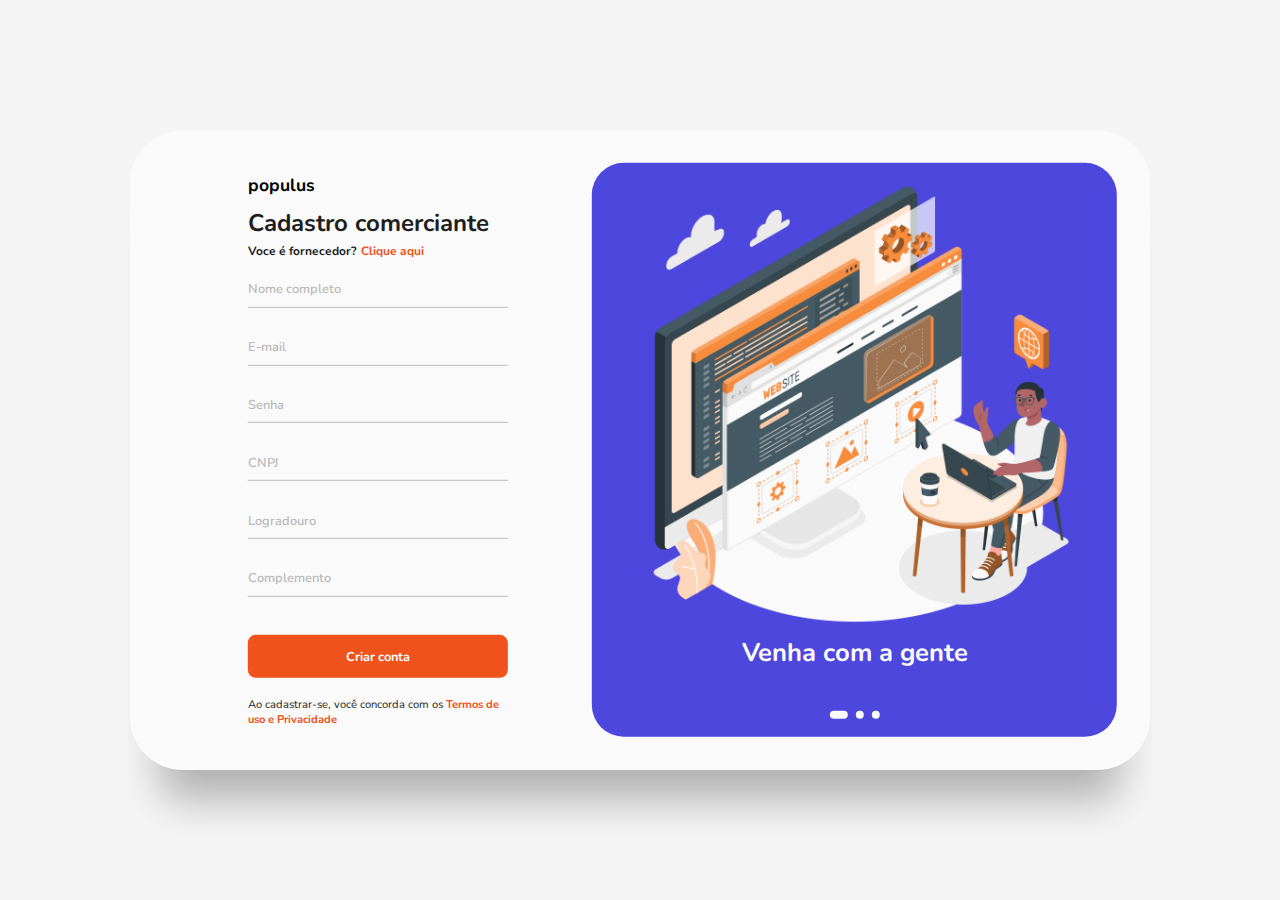
<file: formularios/vendedor.html>
<!DOCTYPE html>
<html lang="en">
  <head>
    <meta charset="UTF-8" />
    <meta http-equiv="X-UA-Compatible" content="IE=edge" />
    <meta name="viewport" content="width=device-width, initial-scale=1.0" />
    <link rel="stylesheet" href="vendedor.css" />
    <title>POPULUS | CADASTRO</title>
  </head>
  <body>
    <main>
      <div class="box">
        <div class="inner-box">
          <div class="form-wrap">
            <form action="vendedor.html" autocomplete="off" class="sign-in">
              <div class="logo">
                <h3>populus</h3>
              </div>

              <div class="heading">
                <h2>Cadastro comerciante</h2>
                <h6>Voce é fornecedor?</h6>
                <a href="#" class="toggle">Clique aqui</a>
              </div>


              <div class="actual-form">
                <div class="input-wrap">
                  <input
                    type="text"
                    class="input-field"
                    autocomplete="off"
                    id="nome"
                    required
                  />
                  <label>Nome completo</label>
                </div>

                <div class="input-wrap">
                  <input
                    type="email"
                    class="input-field"
                    autocomplete="off"
                    id="email"
                    required
                  />
                  <label for="email">E-mail</label>
                </div>

                <div class="input-wrap">
                  <input
                    type="password"
                    class="input-field"
                    autocomplete="off"
                    id="senha"
                    required
                  />
                  <label for="password">Senha</label>
                </div>

                <div class="input-wrap">
                  <input
                    type="number"
                    class="input-field"
                    autocomplete="off"
                    id="cnpj"
                    required
                  />
                  <label for="number">CNPJ</label>
                </div>

                <div class="input-wrap">
                  <input
                    type="address"
                    class="input-field"
                    autocomplete="off"
                    id="endereco"
                    required
                  />
                  <label for="name">Logradouro</label>
                </div>

                <div class="input-wrap">
                  <input
                    type="address"
                    class="input-field"
                    autocomplete="off"
                    id="endereco"
                    required
                  />
                  <label for="name">Complemento</label>
                </div>

                <button class="sign-btn">
                  <a href="../home/home-loader.html">Criar conta</a>
                </button>
                <p class="text">
                  Ao cadastrar-se, você concorda com os
                  <a href="#" onclick="window.open('Termos_e_Condicoes.pdf', '_blank')">Termos de uso e Privacidade</a>
                </p>
              </div>
            </form>

            <form action="vendedor.html" autocomplete="off" class="sign-up">
              <div class="logo">
                <h3>populus</h3>
              </div>

              <div class="heading">
                <h2>Cadastro fornecedor</h2>
                <h6>Você é comerciante?</h6>
                <a href="#" class="toggle">Clique aqui</a>
              </div>

              <div class="actual-form">
                <div class="input-wrap">
                  <input
                    type="email"
                    class="input-field"
                    autocomplete="off"
                    id="email"
                    required
                  />
                  <label for="email">E-mail</label>
                </div>

                 <div class="input-wrap">
                  <input
                    type="password"
                    class="input-field"
                    autocomplete="off"
                    id="senha"
                    required
                  />
                  <label for="password">Senha</label>
                </div>

                <div class="input-wrap">
                  <input
                    type="text"
                    class="input-field"
                    autocomplete="off"
                    id="nome"
                    required
                  />
                  <label>Nome fantasia</label>
                </div>

                <div class="input-wrap">
                  <input
                    type="number"
                    class="input-field"
                    autocomplete="off"
                    id="cnpj"
                    required
                  />
                  <label for="number">CNPJ</label>
                </div>

                <div class="input-wrap">
                  <input
                    type="address"
                    class="input-field"
                    autocomplete="off"
                    id="endereco"
                    required
                  />
                  <label for="name">Logradouro</label>
                </div>

                <div class="input-wrap">
                  <input
                    type="address"
                    class="input-field"
                    autocomplete="off"
                    id="endereco"
                    required
                  />
                  <label for="name">Complemento</label>
                </div>

                <form action="" method="post" enctype="multipart/form-data">
                  <div class="formWrapper">
                      <div class="upload">
                          <div class="inputFileOverlay">Importar estoque</div>
                          <input type="file" name="upload"/>
                      </div>
                  </div>
              </form>

              <button class="sign-btn">
                <a href="../dashboard/index-loader.html">Criar conta</a>
              </button>
                <p class="text">
                  Ao cadastrar-se, você concorda com os
                  <a href="#" onclick="window.open('Termos_e_Condicoes.pdf', '_blank')">Termos de uso e Privacidade</a>
                </p>
              </div>
            </form>
          </div>

          <div class="carousel">
            <div class="images-wrapper">
              <img src="./image/form2.png" class="image img-1 show" alt="" />
              <img src="./image/form.png" class="image img-2" alt="" />
              <img src="./image/form3" class="image img-3" alt="" />
            </div>

            <div class="text-slider">
              <div class="text-wrap">
                <div class="text-group">
                  <h2>Venha com a gente</h2>
                  <h2>Fácil utilização</h2>
                  <h2>Aqui você encontra de tudo</h2>
                </div>
              </div>

              <div class="bullets">
                <span class="active" data-value="1"></span>
                <span data-value="2"></span>
                <span data-value="3"></span>
              </div>
            </div>
          </div>
        </div>
      </div>
      </div>
    </main>

    <script src="./vendedor.js"></script>
  </body>
</html>
</file>
<file: formularios/vendedor.css>
@import url('https://fonts.googleapis.com/css2?family=Nunito:wght@300;400;600;700&family=Urbanist&display=swap');

* {
  margin: 0;
  padding: 0;
  box-sizing: border-box;

  border: none;
  outline: none;
  text-decoration: none;
  list-style: none;
}

:root {
  --roxo: #4d47dd;
  --laranja: #ef521a;
  --verde: #6bd48e;
  --bg: #fafafa;
  --text: #1e1e1e;
}

body,
input {
  font-family: 'Nunito', sans-serif;
}

main {
  width: 100%;
  min-height: 100vh;

  overflow: hidden;

  background-color: #f4f4f4;

  padding: 2rem;

  display: flex;
  align-items: center;
  justify-content: center;
}

.box {
  width: 100%;
  height: 640px;
  max-width: 1020px;

  position: relative;

  background-color: var(--bg);

  border-radius: 3.3rem;
  box-shadow: 0 60px 40px -30px rgba(0, 0, 0, 0.27);
}

.inner-box {
  position: absolute;
  inset: 50% 50%;

  width: calc(100% - 4.1rem);
  height: calc(100% - 4.1rem);

  transform: translate(-50%, -50%);
}

.form-wrap {
  position: absolute;
  inset: 0 0;

  width: 45%;
  height: 100%;

  display: grid;
  grid-template-columns: 1fr;
  grid-template-rows: 1fr;

  transition: 0.8s ease-in-out;
}

.carousel {
  position: absolute;
  inset: 0 45%;

  width: 55%;
  height: 100%;

  background-color: var(--roxo);
  border-radius: 2rem;

  display: grid;
  grid-template-rows: auto 1fr;

  padding-bottom: 2rem;

  overflow: hidden;

  transition: 0.8s ease-in-out;
}

form {
  max-width: 260px;
  width: 100%;
  height: 100%;

  margin: 0 auto;

  display: flex;
  flex-direction: column;
  justify-content: space-evenly;

  grid-column: 1 / 3;
  grid-row: 1 / 3;

  transition: opacity 0.02s 0.4s;
}

form.sign-up {
  opacity: 0;

  pointer-events: none;
}

.logo h3 {
  display: flex;
  align-items: center;

  font-size: 1.1rem;
}

.heading h2 {
  color: var(--text);
}

.heading h6 {
  display: inline;

  color: var(--text);
  font-size: 0.75rem;
}

.toggle {
  color: var(--laranja);
  font-size: 0.75rem;
  font-weight: 700;

  transition: 0.3s;
}

.toggle:hover {
  color: var(--verde);
}

.input-wrap {
  position: relative;

  height: 37px;

  margin-bottom: 1.3rem;
}

.sign-up .input-wrap {
  margin-bottom: 1rem;
}

.input-field {
  position: absolute;

  width: 100%;
  height: 100%;

  background: none;

  padding: 0;

  border-bottom: 1px solid #bbb;

  font-size: 0.95rem;
  color: var(--laranja);

  transition: 0.3s;
}

label {
  position: absolute;
  left: 0;
  top: 50%;

  transform: translateY(-50%);

  color: #bbb;
  font-size: 0.8rem;
  font-weight: 600;

  pointer-events: none;

  transition: 0.3s;
}

.input-field.active {
  border-bottom-color: var(--roxo);
}

.input-field.active + label {
  font-size: 0.75rem;
  top: -2px;
}

.sign-btn {
  width: 100%;
  height: 43px;

  display: inline-block;

  background-color: var(--laranja);

  font-size: 0.8rem;
  font-weight: 700;
  color: var(--bg);

  cursor: pointer;

  border-radius: 0.5rem;

  margin-bottom: 1.2rem;
  margin-top: 1.1rem;

  transition: 0.3s;
}

.sign-btn:hover {
  background-color: var(--verde);
}

.sign-btn a {
  color: var(--bg);
  font-family: 'Nunito', sans-serif;
}

.text {
  color: var(--text);
  font-size: 0.7rem;
}

.text a {
  color: var(--laranja);
  font-weight: 700;

  transition: 0.3s;
}

.text a:hover {
  color: var(--verde);
}

.text-file a {
  font-size: 0.65rem;
  color: #bbb;

  transition: 0.3s;
}

.text-file a:hover {
  color: var(--verde);
}

main.sign-up-mode form.sign-in {
  opacity: 0;

  pointer-events: none;
}

main.sign-up-mode form.sign-up {
  opacity: 1;

  pointer-events: all;
}

main.sign-up-mode .form-wrap {
  left: 55%;
}

main.sign-up-mode .carousel {
  left: 0%;
}

.images-wrapper {
  display: grid;
  justify-items: center;
  align-items: center;

  grid-template-columns: 1fr;
  grid-template-rows: 1fr;
}

.image {
  width: 90%;

  grid-column: 1 / 2;
  grid-row: 1 / 2;

  opacity: 0;

  justify-items: center;
  align-items: center;

  transition: opacity 0.3s, transform 0.5s;
}

.image.show {
  opacity: 1;
  transform: none;
}

.img-1 {
  transform: translate(0, -50px);
}

.img-2 {
  width: 80%;

  transform: scale(0.4, 0.5);
}

.img-3 {
  transform: scale(0.3) rotate(-20deg);
}

.formWrapper {
  display: inline-block;
}

div.upload {
  overflow: hidden;
  position: relative;
  float: left;
}

div.upload input {
  display: block !important;
  /* width: 200px !important;
  height: 57px !important; */
  opacity: 0 !important;
  overflow: hidden !important;
  cursor: text;
}

.upload user agent stylesheetdiv input[type='button'],
.upload input[type='submit'],
.upload input[type='reset'],
.upload input[type='file']::-webkit-file-upload-button,
.upload button {
  cursor: text !important;
  /* Correção para Botáo Fantasma - forçar cursor:text */
}

.inputFileOverlay {
  position: absolute;
  width: 100%;
  color: var(--verde);

  font-size: 0.8rem;
}

.text-slider {
  display: flex;
  flex-direction: column;
  align-items: center;
  justify-content: center;
}

.text-wrap {
  max-height: 2.2rem;

  overflow: hidden;

  margin-bottom: 2.5rem;
}

.text-group {
  display: flex;
  flex-direction: column;
  text-align: center;

  color: var(--bg);

  transform: translateY(0);
}

.text-group h2 {
  line-height: 2.2rem;
  font-weight: 700;
  font-size: 1.6rem;
}

.bullets {
  display: flex;
  align-items: center;
  justify-content: center;
}

.bullets span {
  display: block;

  width: 0.5rem;
  height: 0.5rem;

  margin: 0 0.25rem;

  background-color: var(--bg);

  border-radius: 50%;
  cursor: pointer;

  transition: 0.3s;
}

.bullets span.active {
  width: 1.1rem;

  background-color: var(--bg);
  border-radius: 1rem;
}

@media (max-width: 850px) {
  .box {
    height: auto;
    max-width: 550px;
    overflow: hidden;
  }

  .inner-box {
    position: static;
    transform: none;
    width: revert;
    height: revert;
    padding: 2rem;
  }

  .form-wrap {
    position: revert;
    width: 100%;
    height: auto;
  }

  form {
    max-width: revert;
    padding: 1.5rem 2.5rem 2rem;
    transition: transform 0.8s ease-in-out, opacity 0.45s linear;
  }

  .heading {
    margin: 2rem 0;
  }

  form.sign-up {
    transform: translateX(100%);
  }

  main.sign-up-mode form.sign-in {
    transform: translateX(-100%);
  }

  main.sign-up-mode form.sign-up {
    transform: translateX(0%);
  }

  .carousel {
    position: revert;
    height: auto;
    width: 100%;
    padding: 3rem 2rem;
    display: flex;
  }

  .images-wrapper {
    display: none;
  }

  .text-slider {
    width: 100%;
  }
}

@media (max-width: 530px) {
  main {
    padding: 1rem;
  }

  .box {
    border-radius: 2rem;
  }

  .inner-box {
    padding: 1rem;
  }

  .carousel {
    padding: 1.5rem 1rem;
    border-radius: 1.6rem;
  }

  .text-wrap {
    margin-bottom: 1rem;
  }

  .text-group h2 {
    font-size: 1.2rem;
  }

  form {
    padding: 1rem 2rem 1.5rem;
  }
}
</file>
